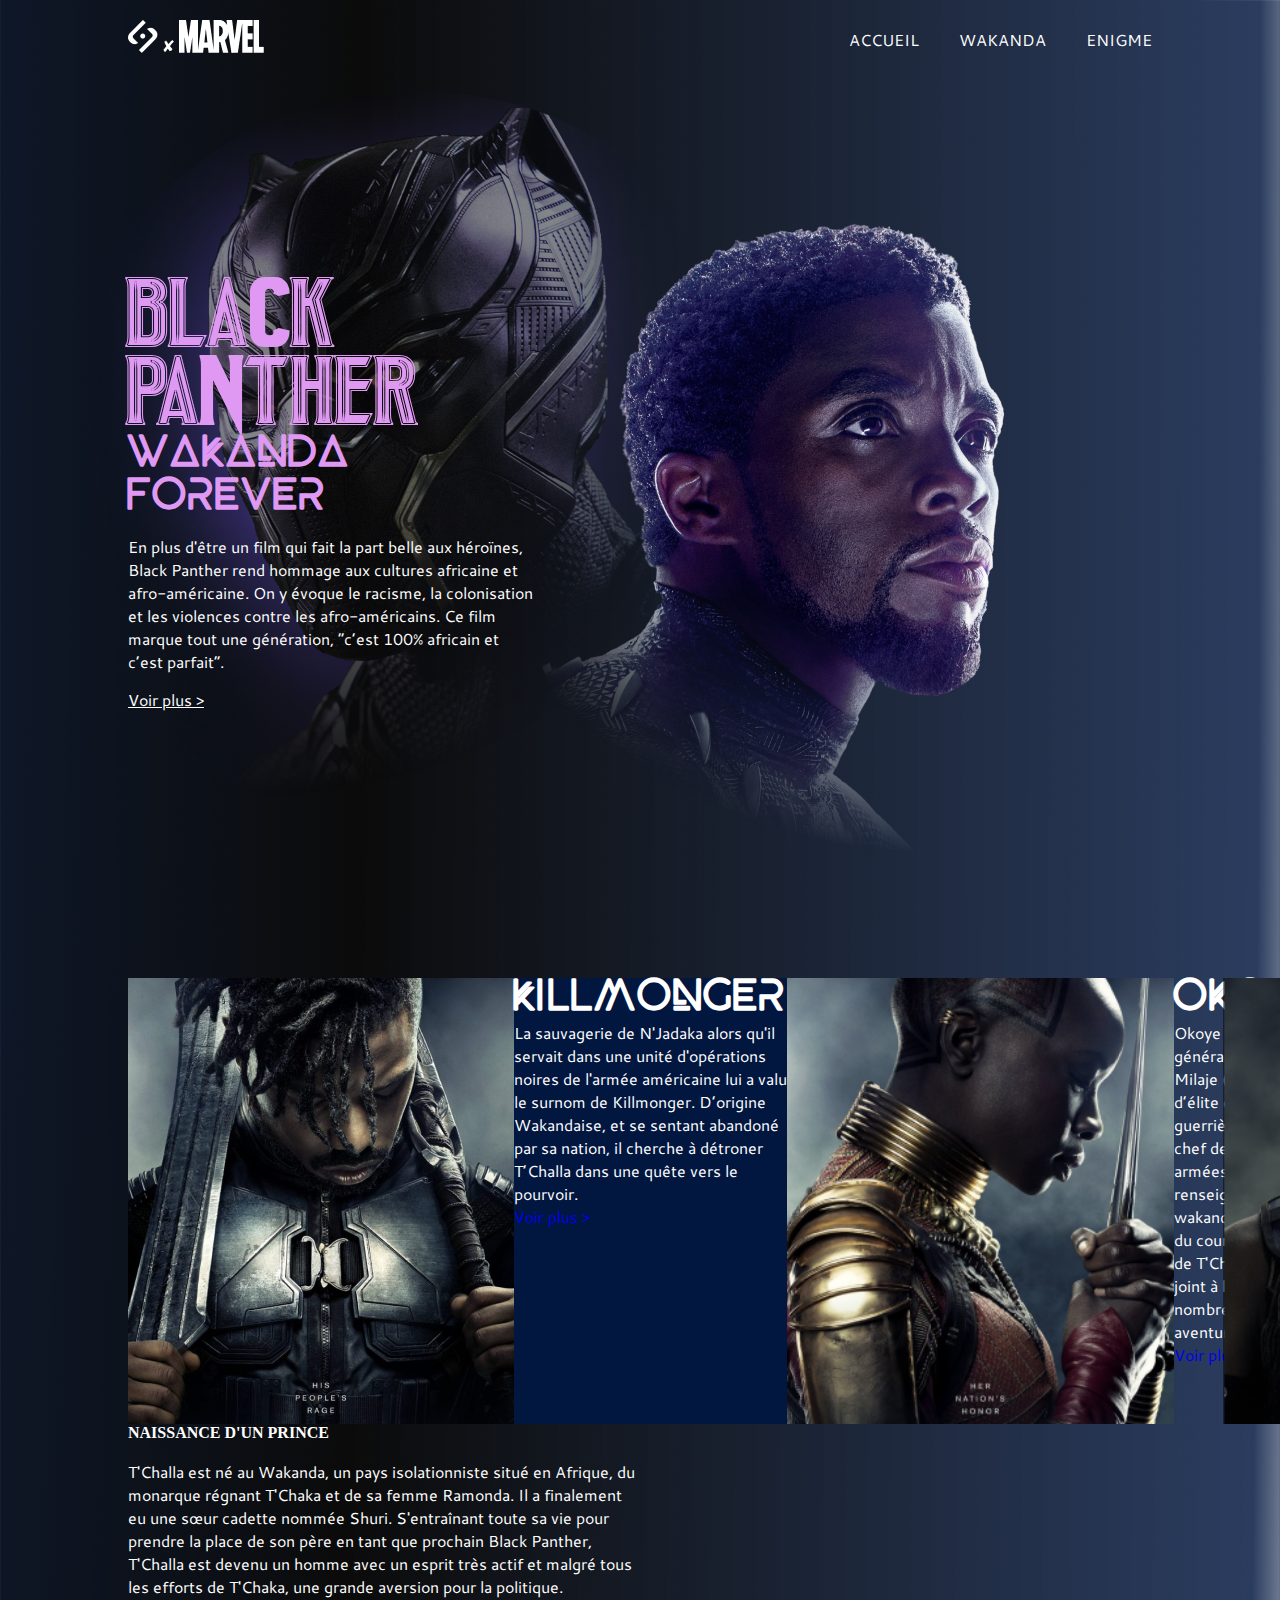
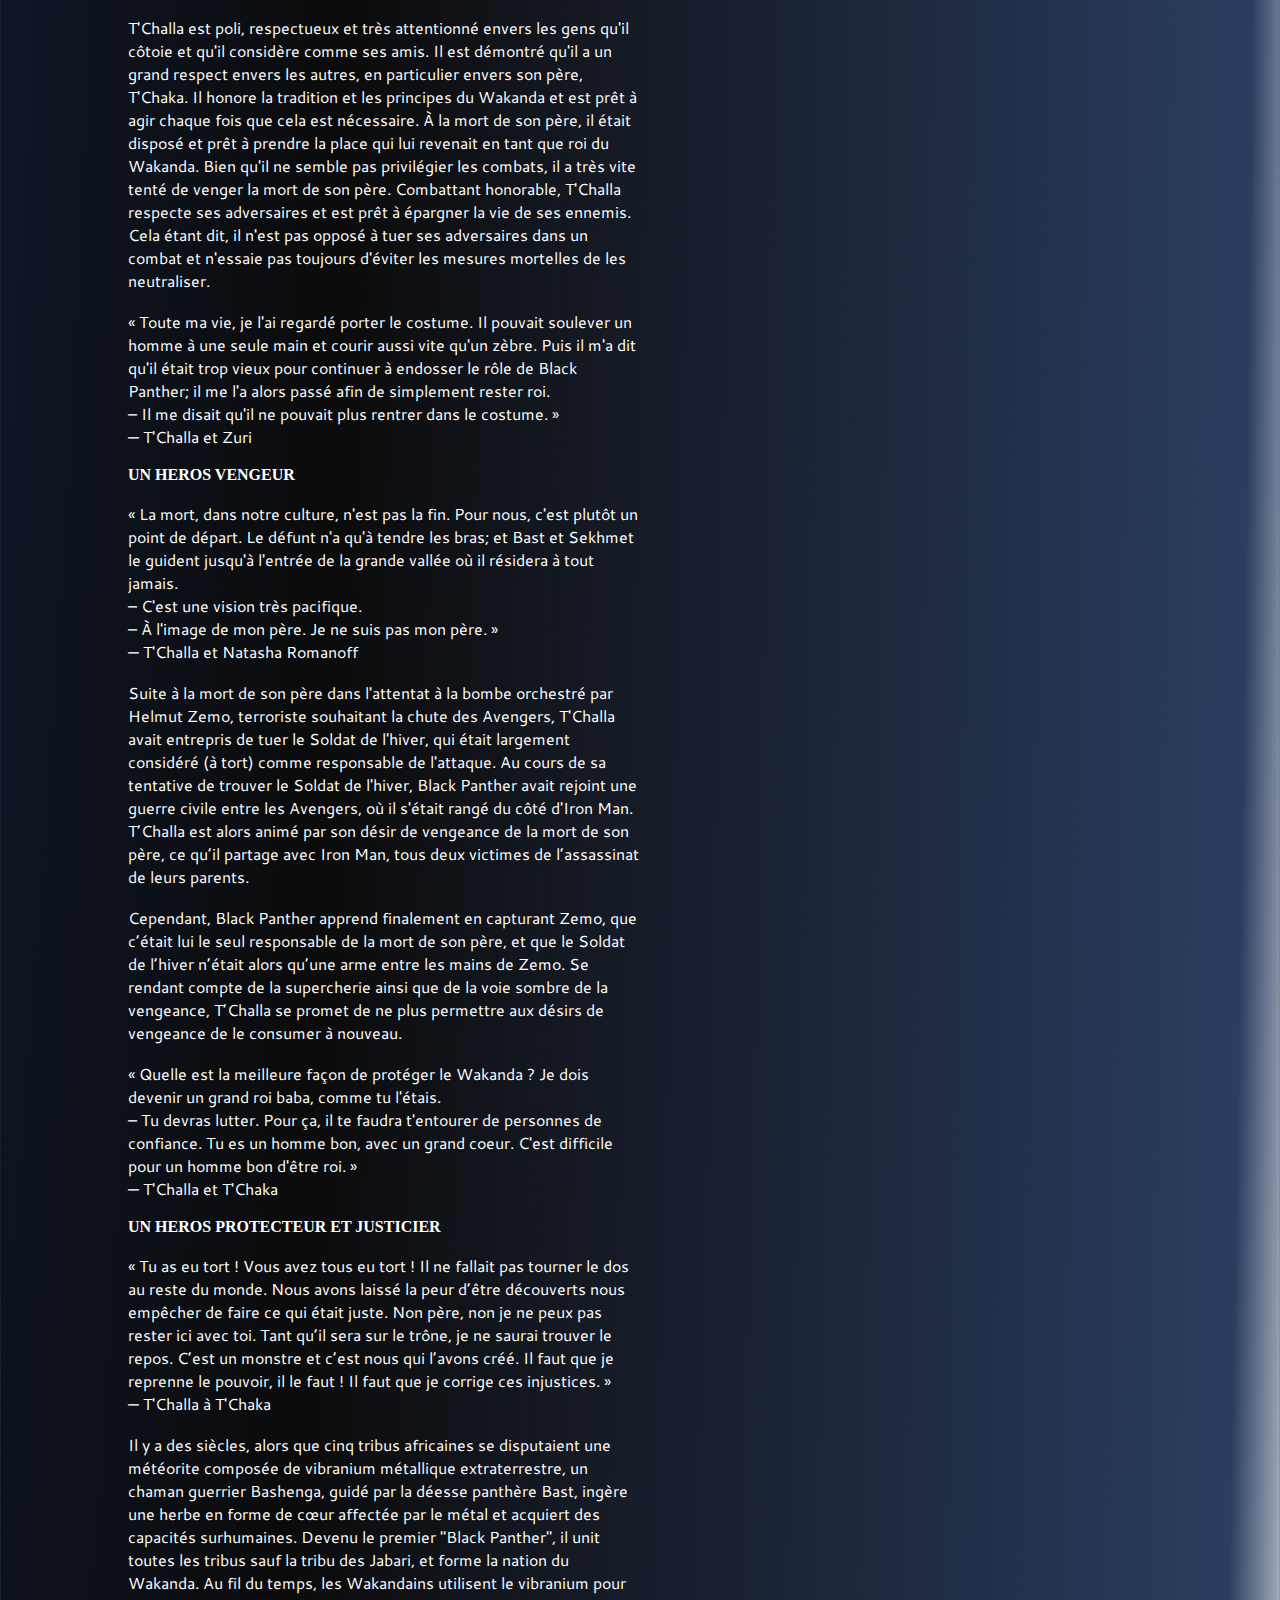
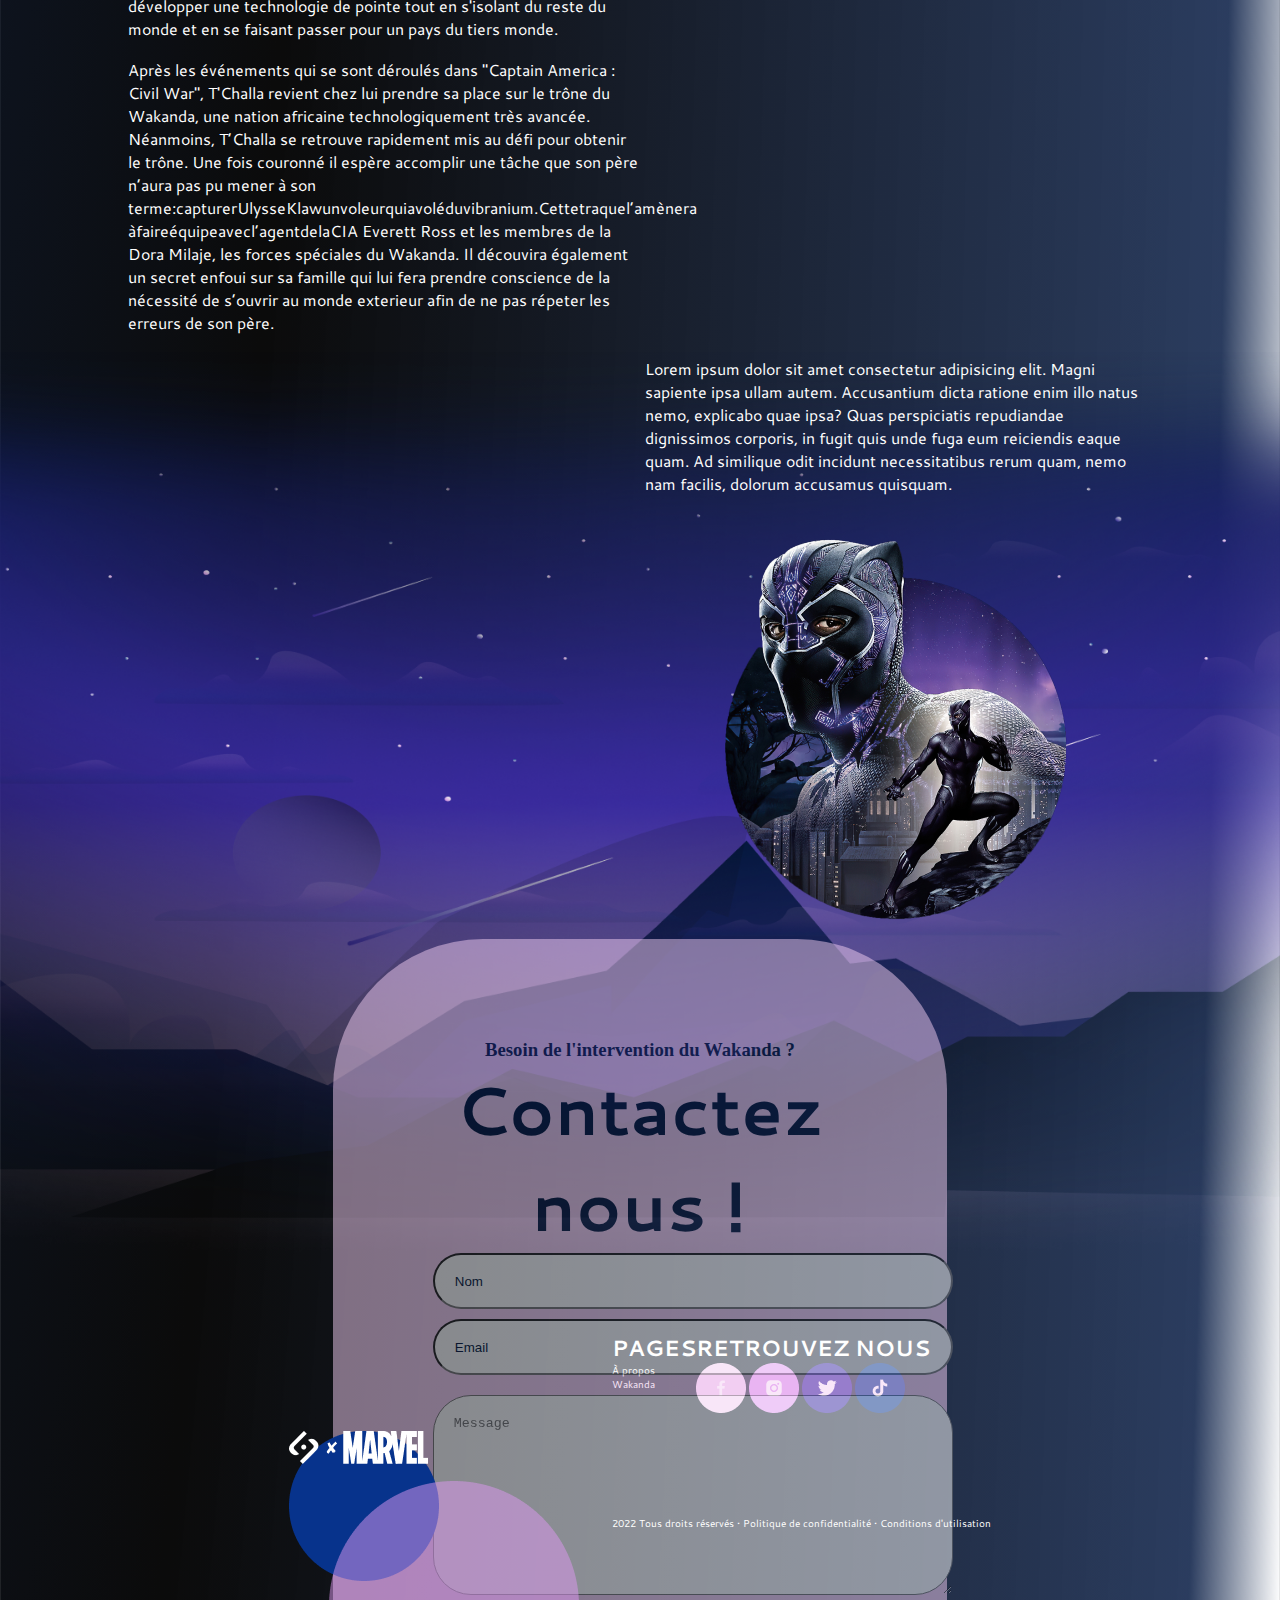
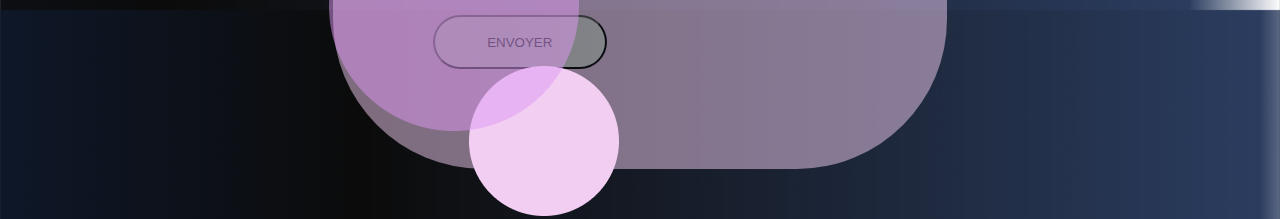
<file: index.html>
<!DOCTYPE html>
<html lang="fr">

<head>
    <!-- Meta Tags -->
    <meta charset="UTF-8" />
    <meta http-equiv="X-UA-Compatible" content="IE=edge" />
    <meta name="viewport" content="width=device-width, initial-scale=1.0" />
    <!-- Favicon -->
    <link rel="icon" type="image/x-icon" href="./assets/mask.png" />
    <!-- CSS -->
    <link rel="stylesheet" href="./assets/scss/index.css" />
    <!-- Page Title -->
    <title>Black Panther T4SU | Home</title>
</head>

<body>
    <!-- Header of the page -->
    <header>
        <!-- Navbar -->
        <nav class="container">
            <!-- Logos -->
            <div class="logos">
                <a href="index.html">
                    <img src="./assets/All pages/icon_SAYNA.png" alt="Logo SAYNA" class="logo" />
                    <img src="./assets/All pages/icon_x.png" alt="Logo X" class="logo" />
                    <img src="./assets/All pages/icon_MARVEL.png" alt="Logo MARVEL" class="logo" />
                </a>
            </div>
            <!-- Menu -->
            <ul class="menu">
                <li><a href="#">ACCUEIL</a></li>
                <li><a href="./wakanda.html" target="_blank">WAKANDA</a></li>
                <li><a href="./enigme.html" target="_blank">ENIGME</a></li>
            </ul>
        </nav>
    </header>

    <!-- Main Container -->
    <main>
        <!-- Hero Section  -->
        <section id="hero-index">
            <div class="container">
                <div class="content">
                    <h1>BLACK PANTHER</h1>
                    <h2>WAKANDA FOREVER</h2>
                    <p>
                        En plus d'être un film qui fait la part belle aux héroïnes, Black Panther rend hommage aux cultures africaine et afro-américaine. On y évoque le racisme, la colonisation et les violences contre les afro-américains. Ce film marque tout une génération,
                        “c’est 100% africain et c’est parfait”.
                    </p>
                    <a href="#">Voir plus ></a>
                </div>
            </div>
        </section>

        <!-- Main Actors Section -->
        <section id="main-actors">
            <div class="container">
                <div class="actors">
                    <!-- Killmonger description -->
                    <div class="killmonger">
                        <img src="./assets/Accueil/Pantherhome2.png" alt="" />
                        <div class="desc">
                            <h2>KILLMONGER</h2>
                            <p>
                                La sauvagerie de N'Jadaka alors qu'il servait dans une unité d'opérations noires de l'armée américaine lui a valu le surnom de Killmonger. D’origine Wakandaise, et se sentant abandoné par sa nation, il cherche à détroner T’Challa dans une quête vers le
                                pourvoir.
                            </p>
                            <a href="#">Voir plus ></a>
                        </div>
                    </div>
                    <!-- Okoye description -->
                    <div class="okoye">
                        <img src="./assets/Accueil/Pantherhome3.png" alt="" />
                        <div class="desc">
                            <h2>OKOYE</h2>
                            <p>
                                Okoye est le général des Dora Milaje (groupe d’élite de femmes guerrières) et le chef des forces armées et des renseignements wakandais. Témoin du couronnement de T'Challa, elle se joint à lui dans de nombreuses aventures.
                            </p>
                            <a href="#">Voir plus ></a>
                        </div>
                    </div>
                    <!-- Shuri description -->
                    <div class="shuri">
                        <img src="./assets/Accueil/Pantherhome4.png" alt="" />
                        <div class="desc">
                            <h2>SHURI</h2>
                            <p></p>
                            <a href="#">Voir plus ></a>
                        </div>
                    </div>
                </div>
            </div>
        </section>

        <!-- Black Panther Section -->
        <section id="black-panther">
            <div class="container">
                <article>
                    <div class="bio">
                        <h4>NAISSANCE D'UN PRINCE</h4>
                        <br />
                        <p>
                            T'Challa est né au Wakanda, un pays isolationniste situé en Afrique, du monarque régnant T'Chaka et de sa femme Ramonda. Il a finalement eu une sœur cadette nommée Shuri. S'entraînant toute sa vie pour prendre la place de son père en tant que prochain
                            Black Panther, T'Challa est devenu un homme avec un esprit très actif et malgré tous les efforts de T'Chaka, une grande aversion pour la politique.
                        </p>
                        <br />
                        <p>
                            T'Challa est poli, respectueux et très attentionné envers les gens qu'il côtoie et qu'il considère comme ses amis. Il est démontré qu'il a un grand respect envers les autres, en particulier envers son père, T'Chaka. Il honore la tradition et les principes
                            du Wakanda et est prêt à agir chaque fois que cela est nécessaire. À la mort de son père, il était disposé et prêt à prendre la place qui lui revenait en tant que roi du Wakanda. Bien qu'il ne semble pas privilégier les combats,
                            il a très vite tenté de venger la mort de son père. Combattant honorable, T'Challa respecte ses adversaires et est prêt à épargner la vie de ses ennemis. Cela étant dit, il n'est pas opposé à tuer ses adversaires dans un combat
                            et n'essaie pas toujours d'éviter les mesures mortelles de les neutraliser.
                        </p>
                        <br />
                        <p>
                            « Toute ma vie, je l'ai regardé porter le costume. Il pouvait soulever un homme à une seule main et courir aussi vite qu'un zèbre. Puis il m'a dit qu'il était trop vieux pour continuer à endosser le rôle de Black Panther; il me l'a alors passé afin de
                            simplement rester roi.<br />– Il me disait qu'il ne pouvait plus rentrer dans le costume. »<br />— T'Challa et Zuri
                        </p>
                        <br />
                        <h4>UN HEROS VENGEUR</h4>
                        <br />
                        <p>
                            « La mort, dans notre culture, n'est pas la fin. Pour nous, c'est plutôt un point de départ. Le défunt n'a qu'à tendre les bras; et Bast et Sekhmet le guident jusqu'à l'entrée de la grande vallée où il résidera à tout jamais.<br
                            />– C'est une vision très pacifique. <br />– À l'image de mon père. Je ne suis pas mon père. » <br />— T'Challa et Natasha Romanoff
                        </p>
                        <br />
                        <p>
                            Suite à la mort de son père dans l'attentat à la bombe orchestré par Helmut Zemo, terroriste souhaitant la chute des Avengers, T'Challa avait entrepris de tuer le Soldat de l'hiver, qui était largement considéré (à tort) comme responsable de l'attaque.
                            Au cours de sa tentative de trouver le Soldat de l'hiver, Black Panther avait rejoint une guerre civile entre les Avengers, où il s'était rangé du côté d'Iron Man. T’Challa est alors animé par son désir de vengeance de la mort
                            de son père, ce qu’il partage avec Iron Man, tous deux victimes de l’assassinat de leurs parents.
                        </p>
                        <br />
                        <p>
                            Cependant, Black Panther apprend finalement en capturant Zemo, que c’était lui le seul responsable de la mort de son père, et que le Soldat de l’hiver n’était alors qu’une arme entre les mains de Zemo. Se rendant compte de la supercherie ainsi que de
                            la voie sombre de la vengeance, T’Challa se promet de ne plus permettre aux désirs de vengeance de le consumer à nouveau.
                        </p>
                        <br />
                        <p>
                            « Quelle est la meilleure façon de protéger le Wakanda ? Je dois devenir un grand roi baba, comme tu l'étais.<br />– Tu devras lutter. Pour ça, il te faudra t'entourer de personnes de confiance. Tu es un homme bon, avec un
                            grand coeur. C'est difficile pour un homme bon d'être roi. »<br />— T'Challa et T'Chaka
                        </p>
                        <br />
                        <h4>UN HEROS PROTECTEUR ET JUSTICIER</h4>
                        <br />
                        <p>
                            « Tu as eu tort ! Vous avez tous eu tort ! Il ne fallait pas tourner le dos au reste du monde. Nous avons laissé la peur d’être découverts nous empêcher de faire ce qui était juste. Non père, non je ne peux pas rester ici avec toi. Tant qu’il sera sur
                            le trône, je ne saurai trouver le repos. C’est un monstre et c’est nous qui l’avons créé. Il faut que je reprenne le pouvoir, il le faut ! Il faut que je corrige ces injustices. »<br />— T'Challa
                            à T'Chaka
                        </p>
                        <br />
                        <p>
                            Il y a des siècles, alors que cinq tribus africaines se disputaient une météorite composée de vibranium métallique extraterrestre, un chaman guerrier Bashenga, guidé par la déesse panthère Bast, ingère une herbe en forme de cœur affectée par le métal
                            et acquiert des capacités surhumaines. Devenu le premier "Black Panther", il unit toutes les tribus sauf la tribu des Jabari, et forme la nation du Wakanda. Au fil du temps, les Wakandains utilisent le vibranium pour développer
                            une technologie de pointe tout en s'isolant du reste du monde et en se faisant passer pour un pays du tiers monde.
                        </p>
                        <br />
                        <p>
                            Après les événements qui se sont déroulés dans "Captain America : Civil War", T'Challa revient chez lui prendre sa place sur le trône du Wakanda, une nation africaine technologiquement très avancée. Néanmoins, T’Challa se retrouve rapidement mis au défi
                            pour obtenir le trône. Une fois couronné il espère accomplir une tâche que son père n’aura pas pu mener à son terme:capturerUlysseKlawunvoleurquiavoléduvibranium.Cettetraquel’amènera àfaireéquipeavecl’agentdelaCIA Everett Ross
                            et les membres de la Dora Milaje, les forces spéciales du Wakanda. Il découvira également un secret enfoui sur sa famille qui lui fera prendre conscience de la nécessité de s’ouvrir au monde exterieur afin de ne pas répeter
                            les erreurs de son père.
                        </p>
                        <br />
                    </div>
                </article>
                <aside>
                    <p>
                        Lorem ipsum dolor sit amet consectetur adipisicing elit. Magni sapiente ipsa ullam autem. Accusantium dicta ratione enim illo natus nemo, explicabo quae ipsa? Quas perspiciatis repudiandae dignissimos corporis, in fugit quis unde fuga eum reiciendis eaque
                        quam. Ad similique odit incidunt necessitatibus rerum quam, nemo nam facilis, dolorum accusamus quisquam.
                    </p>
                    <div class="">
                        <img src="./assets/Accueil/Pantherhome6.png" alt="" />
                    </div>
                </aside>
            </div>
        </section>

        <!-- Form Contact Section -->
        <section id="contact-form">
            <div class="container">
                <div class="form">
                    <h3>Besoin de l'intervention du Wakanda ?</h3>
                    <h1>Contactez nous !</h1>
                    <input type="text" name="name" placeholder="Nom" />
                    <input type="email" name="email" placeholder="Email" />
                    <textarea name="message" placeholder="Message"></textarea>
                    <button class="btn">ENVOYER</button>
                </div>
            </div>
        </section>
    </main>

    <!-- Footer -->
    <footer>
        <div class="container">
            <div class="footer-img">
                <div class="footer-img-logo circles-img">
                    <img src="./assets/All pages/footer1.png" alt="Circle Image" />
                </div>
                <div class="footer-img-logo logo-img">
                    <img src="./assets/All pages/footer2.png" alt="Logo Images" />
                </div>
            </div>
            <!-- Pages & Social Icons -->
            <div class="content">
                <div class="info">
                    <div class="pages">
                        <h1>PAGES</h1>
                        <ul class="pages">
                            <li><a href="enigme.html" target="_blank">À propos</a></li>
                            <li><a href="wakanda.html" target="_blank">Wakanda</a></li>
                        </ul>
                    </div>
                    <!-- Social Icons -->
                    <div class="social-icons">
                        <h1>RETROUVEZ NOUS</h1>
                        <a href="http://www.marvel-cineverse.fr/pages/mcu/encyclopedie/personnages/black-panther.html" target="_blank">
                            <img src="./assets/All pages/footer3.png" alt="Facebook Logo" class="social" />
                        </a>
                        <a href="http://www.marvel-cineverse.fr/pages/mcu/encyclopedie/personnages/black-panther.html" target="_blank">
                            <img src="./assets/All pages/footer4.png" alt="Instagram Logo" class="social" />
                        </a>
                        <a href="http://www.marvel-cineverse.fr/pages/mcu/encyclopedie/personnages/black-panther.html" target="_blank">
                            <img src="./assets/All pages/footer5.png" alt="Twitter Logo" class="social" />
                        </a>
                        <a href="http://www.marvel-cineverse.fr/pages/mcu/encyclopedie/personnages/black-panther.html" target="_blank">
                            <img src="./assets/All pages/footer6.png" alt="TikTok Logo" class="social" />
                        </a>
                    </div>
                </div>
                <!-- Copyright Text -->
                <div class="copyright">
                    <p>
                        2022 Tous droits réservés <span>•</span> Politique de confidentialité <span>•</span> Conditions d'utilisation
                    </p>
                </div>
            </div>
        </div>
    </footer>
</body>

</html>
</file>
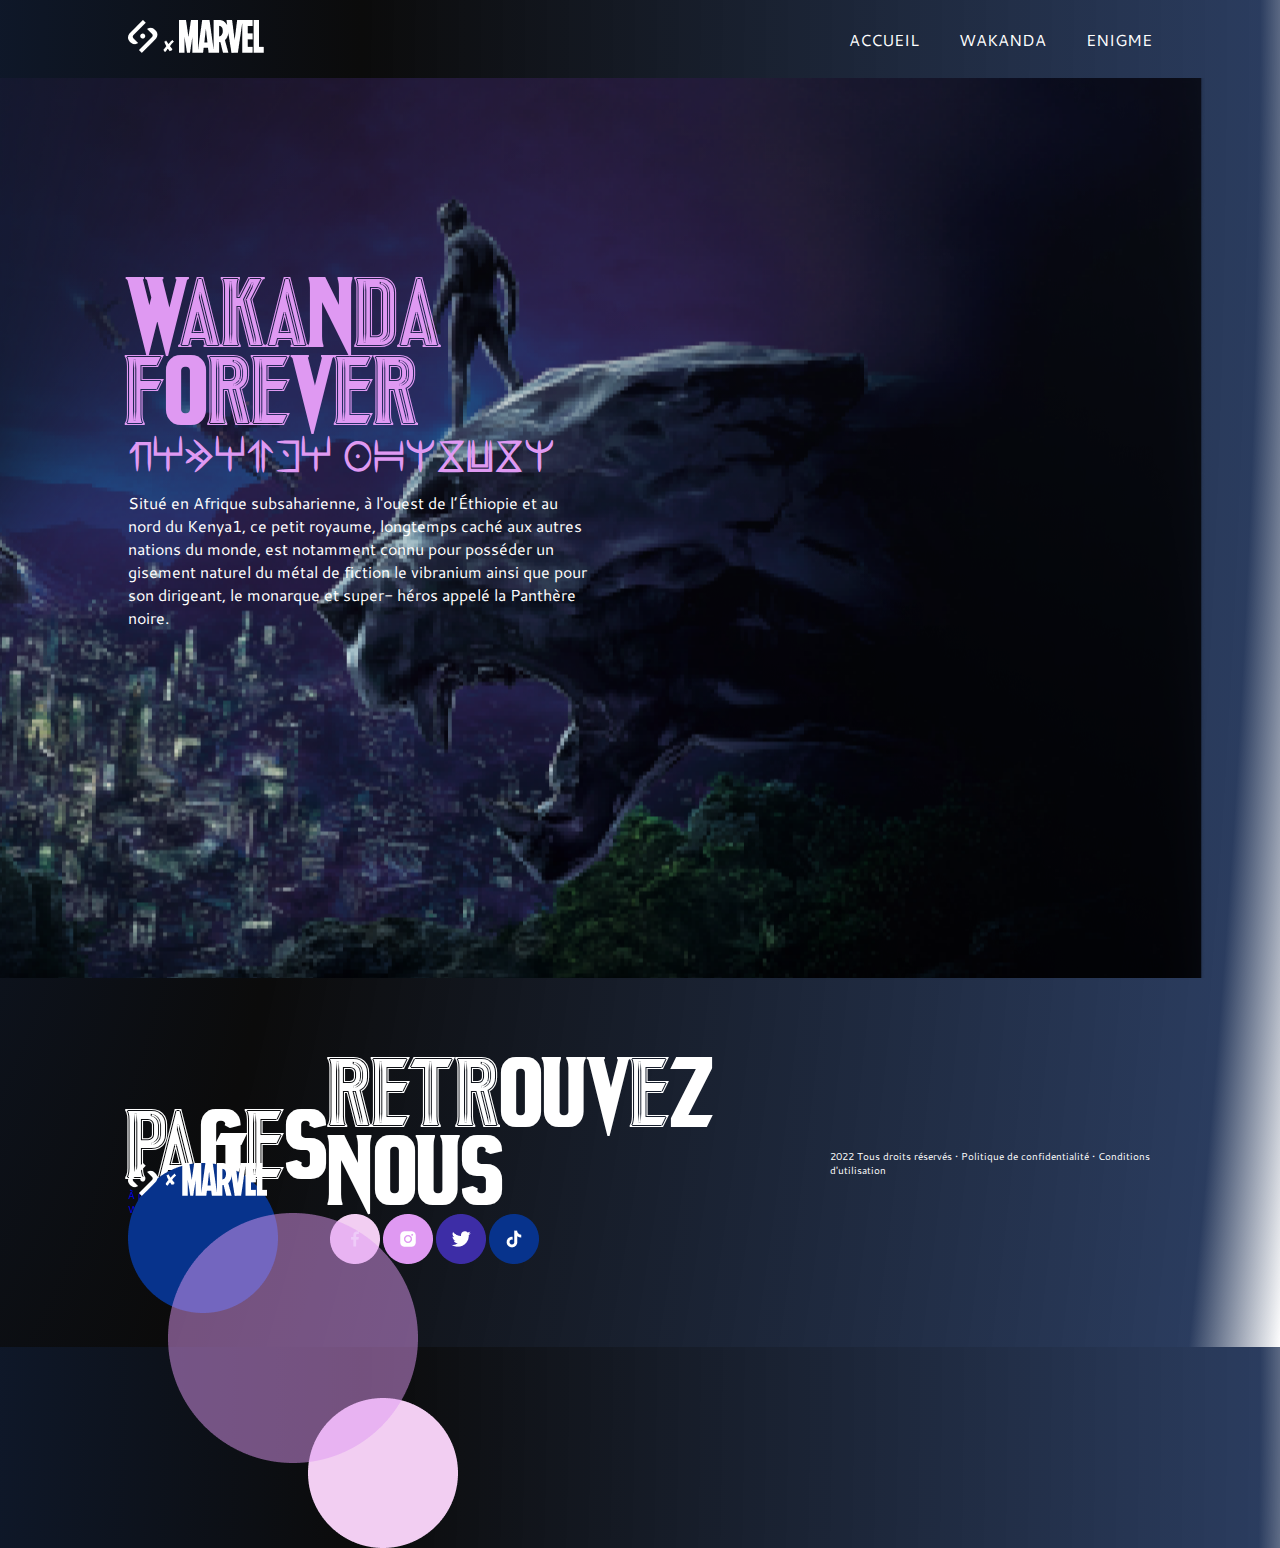
<file: wakanda.html>
<!DOCTYPE html>
<html lang="en">

<head>
    <!-- Meta Tags -->
    <meta charset="UTF-8" />
    <meta http-equiv="X-UA-Compatible" content="IE=edge" />
    <meta name="viewport" content="width=device-width, initial-scale=1.0" />
    <!-- Favicon -->
    <link rel="icon" type="image/x-icon" href="./assets/mask.png" />
    <!-- CSS -->
    <link rel="stylesheet" href="./assets/scss/wakanda.css" />
    <!-- Page Title -->
    <title>Black Panther T4SU | Wakanda</title>
</head>

<body>
    <!-- Header of the page -->
    <header>
        <!-- Navbar -->
        <nav class="container">
            <!-- Logos -->
            <div class="logos">
                <a href="index.html">
                    <img src="./assets/All pages/icon_SAYNA.png" alt="Logo SAYNA" class="logo" />
                    <img src="./assets/All pages/icon_x.png" alt="Logo X" class="logo" />
                    <img src="./assets/All pages/icon_MARVEL.png" alt="Logo MARVEL" class="logo" />
                </a>
            </div>
            <!-- Menu -->
            <ul class="menu">
                <li><a href="#">ACCUEIL</a></li>
                <li><a href="./wakanda.html" target="_blank">WAKANDA</a></li>
                <li><a href="./enigme.html" target="_blank">ENIGME</a></li>
            </ul>
        </nav>
    </header>

    <!-- Main Container -->
    <main>
        <!-- Hero Section -->
        <section id="hero-wakanda">
            <div class="container">
                <div class="content">
                    <h1>WAKANDA FOREVER</h1>
                    <h2>WAKANDA FOREVER</h2>
                    <p>
                        Situé en Afrique subsaharienne, à l'ouest de l’Éthiopie et au nord du Kenya1, ce petit royaume, longtemps caché aux autres nations du monde, est notamment connu pour posséder un gisement naturel du métal de fiction le vibranium ainsi que pour son dirigeant,
                        le monarque et super- héros appelé la Panthère noire.
                    </p>
                </div>
            </div>
        </section>
    </main>

    <!-- Footer -->
    <footer>
        <div class="container">
            <div class="footer-img">
                <img src="./assets/All pages/footer1.png" alt="Circle Image" class="footer-img-logo" />
                <img src="./assets/All pages/footer2.png" alt="Logo Images" class="footer-img-logo" />
            </div>
            <div class="pages">
                <h1>PAGES</h1>
                <ul class="pages">
                    <li><a href="enigme.html" target="_blank">À propos</a></li>
                    <li><a href="wakanda.html" target="_blank">Wakanda</a></li>
                </ul>
            </div>
            <!-- Social Icons -->
            <div class="social-icons">
                <h1>RETROUVEZ NOUS</h1>
                <a href="http://www.marvel-cineverse.fr/pages/mcu/encyclopedie/personnages/black-panther.html" target="_blank">
                    <img src="./assets/All pages/footer3.png" alt="Facebook Logo" class="social" />
                </a>
                <a href="http://www.marvel-cineverse.fr/pages/mcu/encyclopedie/personnages/black-panther.html" target="_blank">
                    <img src="./assets/All pages/footer4.png" alt="Instagram Logo" class="social" />
                </a>
                <a href="http://www.marvel-cineverse.fr/pages/mcu/encyclopedie/personnages/black-panther.html" target="_blank">
                    <img src="./assets/All pages/footer5.png" alt="Twitter Logo" class="social" />
                </a>
                <a href="http://www.marvel-cineverse.fr/pages/mcu/encyclopedie/personnages/black-panther.html" target="_blank">
                    <img src="./assets/All pages/footer6.png" alt="TikTok Logo" class="social" />
                </a>
            </div>
            <!-- Copyright Text -->
            <div class="copyright">
                <p>
                    2022 Tous droits réservés <span>•</span> Politique de confidentialité <span>•</span> Conditions d'utilisation
                </p>
            </div>
        </div>
    </footer>
</body>

</html>
</file>
<file: assets/scss/index.css>
@import url("https://fonts.googleapis.com/css2?family=Cantarell:ital,wght@0,400;0,700;1,400;1,700&family=Inter:wght@400;500;700&family=Roboto+Condensed:wght@400;700&family=Roboto+Slab:wght@400;500;700&display=swap");
*,
::after,
::before {
  margin: 0;
  padding: 0;
  box-sizing: border-box;
}

@font-face {
  font-family: "Panthera";
  src: url(../fonts/Panthera.ttf);
}
@font-face {
  font-family: "Beyno";
  src: url(../fonts/Beyno.otf);
}
@font-face {
  font-family: "Wakanda Forever";
  src: url(../fonts/Wakanda\ Forever.ttf);
}
p,
a,
footer {
  font-family: "Cantarell", sans-serif;
}

footer {
  font-size: 10px;
}

h1 {
  font-size: 68px;
  font-family: "Panthera";
}

h2 {
  font-size: 43px;
  font-family: "Beyno";
}

ul {
  list-style: none;
}

a {
  text-decoration: none;
}

.container {
  width: 80%;
  margin: 0 auto;
}

body {
  background: radial-gradient(126.67% 350.28% at -21.35% 0%, #11213F 0%, #0B0B0B 39.1%, rgba(2, 23, 64, 0.837641) 94.57%, rgba(2, 23, 64, 0) 100%);
  color: #FFFFFF;
}

header nav {
  display: flex;
  align-items: center;
  justify-content: space-between;
  padding: 20px 0;
}
header nav ul {
  display: flex;
}
header nav ul li a {
  color: #FFFFFF;
  cursor: pointer;
  margin-left: 40px;
}
header nav ul li a:hover, header nav ul li a:active {
  text-decoration: underline;
}
header nav ul li a:active {
  color: #3D2DA6;
}

#hero-index {
  height: 100vh;
  background-image: url(../Accueil/Pantherhome1.png);
  background-position: center right;
  background-repeat: no-repeat;
  background-size: auto;
}
#hero-index .container .content {
  margin-left: 0;
  padding-top: 200px;
  display: flex;
  flex-direction: column;
  justify-content: center;
  align-items: flex-start;
  width: 40%;
}
#hero-index .container .content h1,
#hero-index .container .content h2 {
  color: #DF99F2;
}
#hero-index .container .content p {
  margin: 15px 0;
}
#hero-index .container .content a {
  color: #FFFFFF;
  text-decoration: underline;
}

#hero-wakanda {
  height: 100vh;
  background-image: url(../Wakanda/Pantherwakanda1.png);
  background-position: center right;
  background-repeat: no-repeat;
  background-size: auto;
}
#hero-wakanda .container .content {
  margin-left: 0;
  padding-top: 200px;
  display: flex;
  flex-direction: column;
  justify-content: center;
  align-items: flex-start;
  width: 45%;
}
#hero-wakanda .container .content h1,
#hero-wakanda .container .content h2 {
  color: #DF99F2;
}
#hero-wakanda .container .content h2 {
  font-family: "Wakanda Forever";
}
#hero-wakanda .container .content p {
  margin: 15px 0;
}
#hero-wakanda .container .content a {
  color: #FFFFFF;
  text-decoration: underline;
}

#hero-enigme {
  height: 100vh;
  background-image: url(../Enigme/Pantherenigme1.png);
  background-position: center left;
  background-repeat: no-repeat;
  background-size: auto;
}
#hero-enigme .container .content {
  padding-top: 200px;
  display: flex;
  flex-direction: column;
  justify-content: center;
  align-items: flex-end;
  width: 45%;
}
#hero-enigme .container .content h1 {
  color: #DF99F2;
  font-family: "Beyno";
}
#hero-enigme .container .content a {
  color: #FFFFFF;
  text-decoration: underline;
}

footer {
  margin: 80px 0;
  background: 180deg, #3D2DA6 0%, #021740 90.43%;
}
footer .container {
  display: flex;
  justify-content: space-around;
  align-items: center;
}
footer .container .footer-img {
  position: relative;
}
footer .container .footer-img .footer-img-logo {
  position: absolute;
}
footer .container .footer-img .logo-img {
  display: flex;
  justify-content: center;
  align-items: center;
}
footer .container .content .info {
  padding-bottom: 100px;
  display: flex;
}
footer .container .content .info .pages h1,
footer .container .content .info .social-icons h1 {
  font-family: "Cantarell";
  font-size: 22px;
  letter-spacing: 28%;
}
footer .container .content .info .pages a,
footer .container .content .info .social-icons a {
  color: #FFFFFF;
}

main section {
  margin-top: 0;
}
main #main-actors .container .actors {
  display: flex;
  background: #021740;
}
main #main-actors .container .actors .killmonger,
main #main-actors .container .actors .okoye,
main #main-actors .container .actors .shuri {
  display: flex;
}
main #black-panther .container article {
  width: 50%;
}
main #black-panther .container aside {
  width: 50%;
  float: right;
  padding: 5px;
  margin-top: 0;
}
main #contact-form {
  height: 100vh;
  background-image: url(../Accueil/Pantherhome7.png);
  background-position: center;
  background-repeat: no-repeat;
  background-size: cover;
}
main #contact-form .container {
  z-index: 1;
}
main #contact-form .container .form {
  padding-top: 200px;
  display: flex;
  flex-direction: column;
  text-align: center;
  padding: 100px;
  background: #F2CEF2;
  width: 60%;
  opacity: 0.5;
  margin: 0 auto;
  border-radius: 150px;
}
main #contact-form .container .form h3,
main #contact-form .container .form h1 {
  color: #021740;
}
main #contact-form .container .form h1 {
  font-family: "Cantarell";
}
main #contact-form .container .form input {
  width: 520px;
  height: 56px;
  border-radius: 38px;
  margin-bottom: 10px;
}
main #contact-form .container .form input::-moz-placeholder {
  color: #021740;
  padding-left: 20px;
}
main #contact-form .container .form input:-ms-input-placeholder {
  color: #021740;
  padding-left: 20px;
}
main #contact-form .container .form input::placeholder {
  color: #021740;
  padding-left: 20px;
}
main #contact-form .container .form textarea {
  width: 520px;
  height: 200px;
  border-radius: 38px;
  margin-top: 10px;
}
main #contact-form .container .form textarea::-moz-placeholder {
  padding-left: 20px;
  padding-top: 20px;
}
main #contact-form .container .form textarea:-ms-input-placeholder {
  padding-left: 20px;
  padding-top: 20px;
}
main #contact-form .container .form textarea::placeholder {
  padding-left: 20px;
  padding-top: 20px;
}
main #contact-form .container .form button {
  width: 174px;
  height: 54px;
  border-radius: 38px;
  margin-top: 20px;
  cursor: pointer;
}
main #contact-form .container .form button:hover {
  drop-shadow: 0 0 20px #021740;
}/*# sourceMappingURL=index.css.map */
</file>
<file: assets/scss/wakanda.css>
@import url("https://fonts.googleapis.com/css2?family=Cantarell:ital,wght@0,400;0,700;1,400;1,700&family=Inter:wght@400;500;700&family=Roboto+Condensed:wght@400;700&family=Roboto+Slab:wght@400;500;700&display=swap");
*,
::after,
::before {
  margin: 0;
  padding: 0;
  box-sizing: border-box;
}

@font-face {
  font-family: "Panthera";
  src: url(../fonts/Panthera.ttf);
}
@font-face {
  font-family: "Beyno";
  src: url(../fonts/Beyno.otf);
}
@font-face {
  font-family: "Wakanda Forever";
  src: url(../fonts/Wakanda\ Forever.ttf);
}
p,
a,
footer {
  font-family: "Cantarell", sans-serif;
}

footer {
  font-size: 10px;
}

h1 {
  font-size: 68px;
  font-family: "Panthera";
}

h2 {
  font-size: 43px;
  font-family: "Beyno";
}

ul {
  list-style: none;
}

a {
  text-decoration: none;
}

.container {
  width: 80%;
  margin: 0 auto;
}

body {
  background: radial-gradient(126.67% 350.28% at -21.35% 0%, #11213F 0%, #0B0B0B 39.1%, rgba(2, 23, 64, 0.837641) 94.57%, rgba(2, 23, 64, 0) 100%);
  color: #FFFFFF;
}

header nav {
  display: flex;
  align-items: center;
  justify-content: space-between;
  padding: 20px 0;
}
header nav ul {
  display: flex;
}
header nav ul li a {
  color: #FFFFFF;
  cursor: pointer;
  margin-left: 40px;
}
header nav ul li a:hover, header nav ul li a:active {
  text-decoration: underline;
}
header nav ul li a:active {
  color: #3D2DA6;
}

#hero-index {
  height: 100vh;
  background-image: url(../Accueil/Pantherhome1.png);
  background-position: center right;
  background-repeat: no-repeat;
  background-size: auto;
}
#hero-index .container .content {
  margin-left: 0;
  padding-top: 200px;
  display: flex;
  flex-direction: column;
  justify-content: center;
  align-items: flex-start;
  width: 40%;
}
#hero-index .container .content h1,
#hero-index .container .content h2 {
  color: #DF99F2;
}
#hero-index .container .content p {
  margin: 15px 0;
}
#hero-index .container .content a {
  color: #FFFFFF;
  text-decoration: underline;
}

#hero-wakanda {
  height: 100vh;
  background-image: url(../Wakanda/Pantherwakanda1.png);
  background-position: center right;
  background-repeat: no-repeat;
  background-size: auto;
}
#hero-wakanda .container .content {
  margin-left: 0;
  padding-top: 200px;
  display: flex;
  flex-direction: column;
  justify-content: center;
  align-items: flex-start;
  width: 45%;
}
#hero-wakanda .container .content h1,
#hero-wakanda .container .content h2 {
  color: #DF99F2;
}
#hero-wakanda .container .content h2 {
  font-family: "Wakanda Forever";
}
#hero-wakanda .container .content p {
  margin: 15px 0;
}
#hero-wakanda .container .content a {
  color: #FFFFFF;
  text-decoration: underline;
}

#hero-enigme {
  height: 100vh;
  background-image: url(../Enigme/Pantherenigme1.png);
  background-position: center left;
  background-repeat: no-repeat;
  background-size: auto;
}
#hero-enigme .container .content {
  padding-top: 200px;
  display: flex;
  flex-direction: column;
  justify-content: center;
  align-items: flex-end;
  width: 45%;
}
#hero-enigme .container .content h1 {
  color: #DF99F2;
  font-family: "Beyno";
}
#hero-enigme .container .content a {
  color: #FFFFFF;
  text-decoration: underline;
}

footer {
  margin: 80px 0;
  background: 180deg, #3D2DA6 0%, #021740 90.43%;
}
footer .container {
  display: flex;
  justify-content: space-around;
  align-items: center;
}
footer .container .footer-img {
  position: relative;
}
footer .container .footer-img .footer-img-logo {
  position: absolute;
}
footer .container .footer-img .logo-img {
  display: flex;
  justify-content: center;
  align-items: center;
}
footer .container .content .info {
  padding-bottom: 100px;
  display: flex;
}
footer .container .content .info .pages h1,
footer .container .content .info .social-icons h1 {
  font-family: "Cantarell";
  font-size: 22px;
  letter-spacing: 28%;
}
footer .container .content .info .pages a,
footer .container .content .info .social-icons a {
  color: #FFFFFF;
}/*# sourceMappingURL=wakanda.css.map */
</file>
